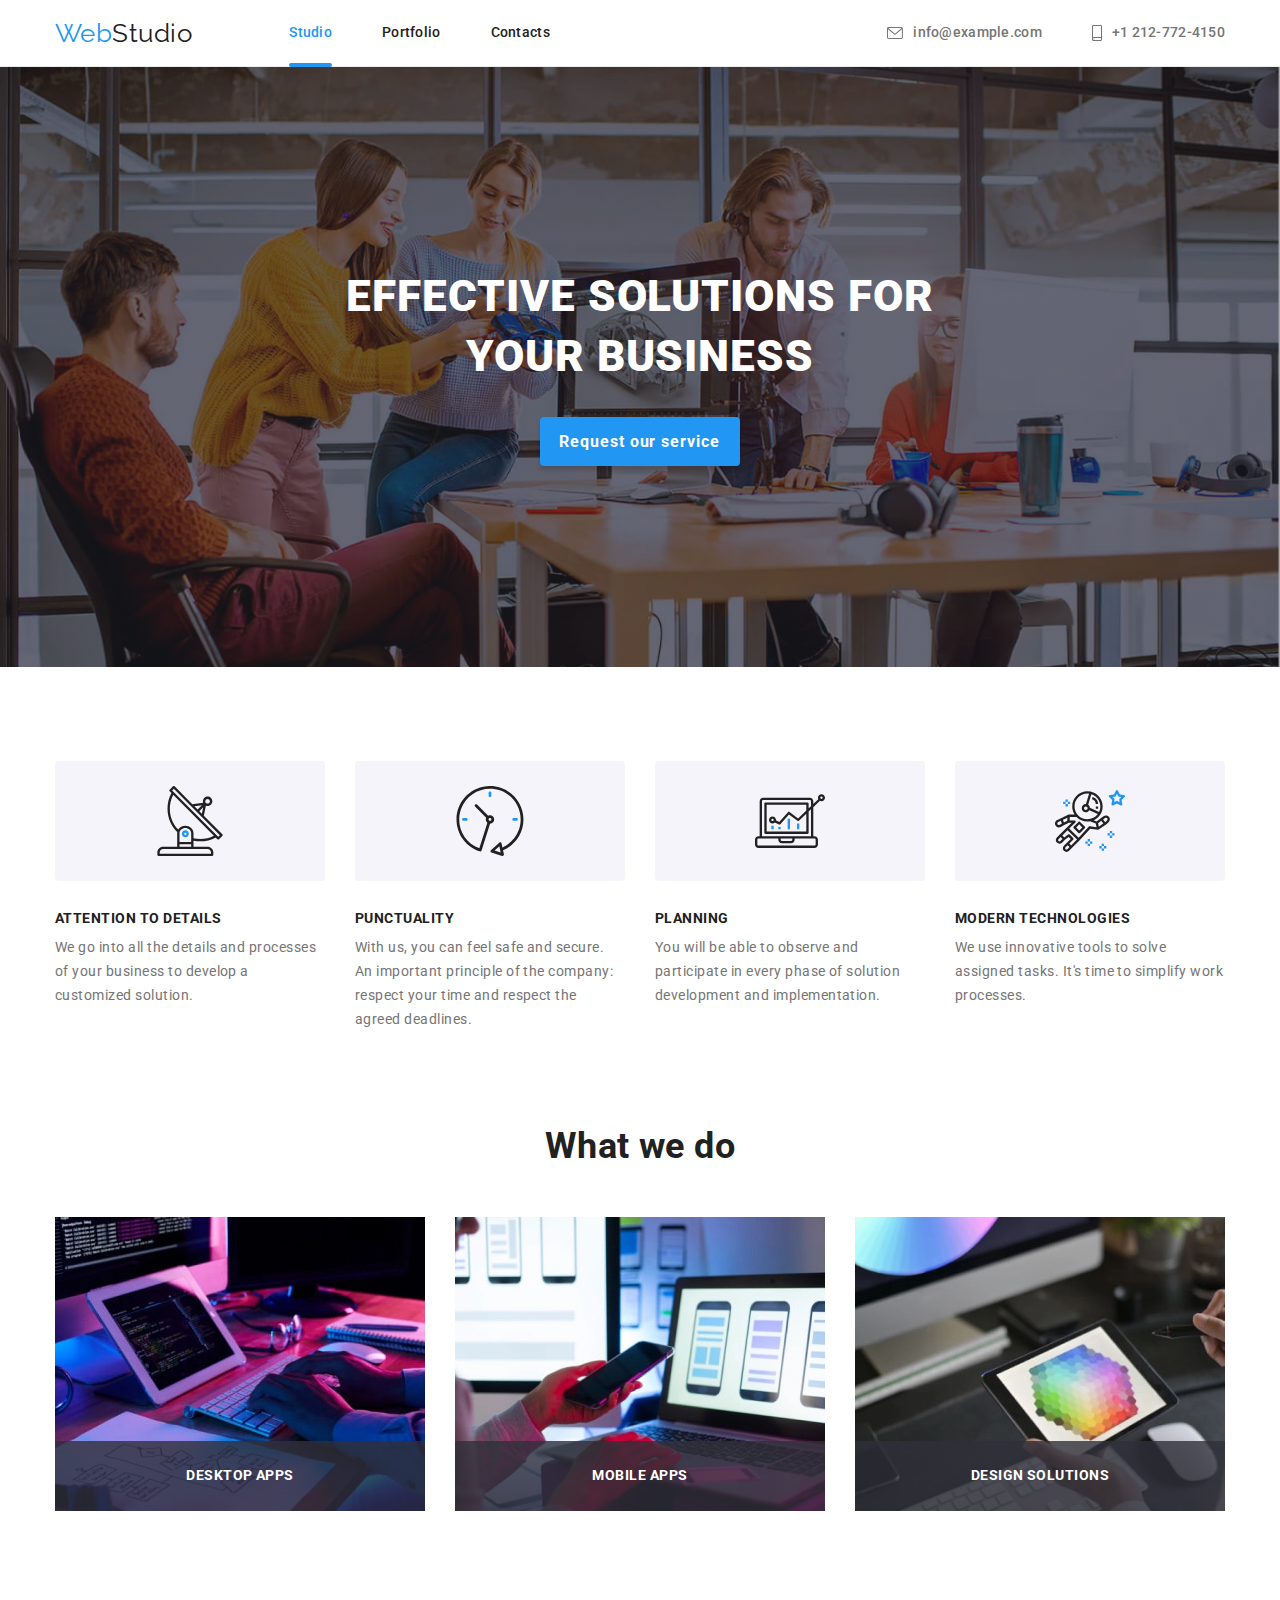
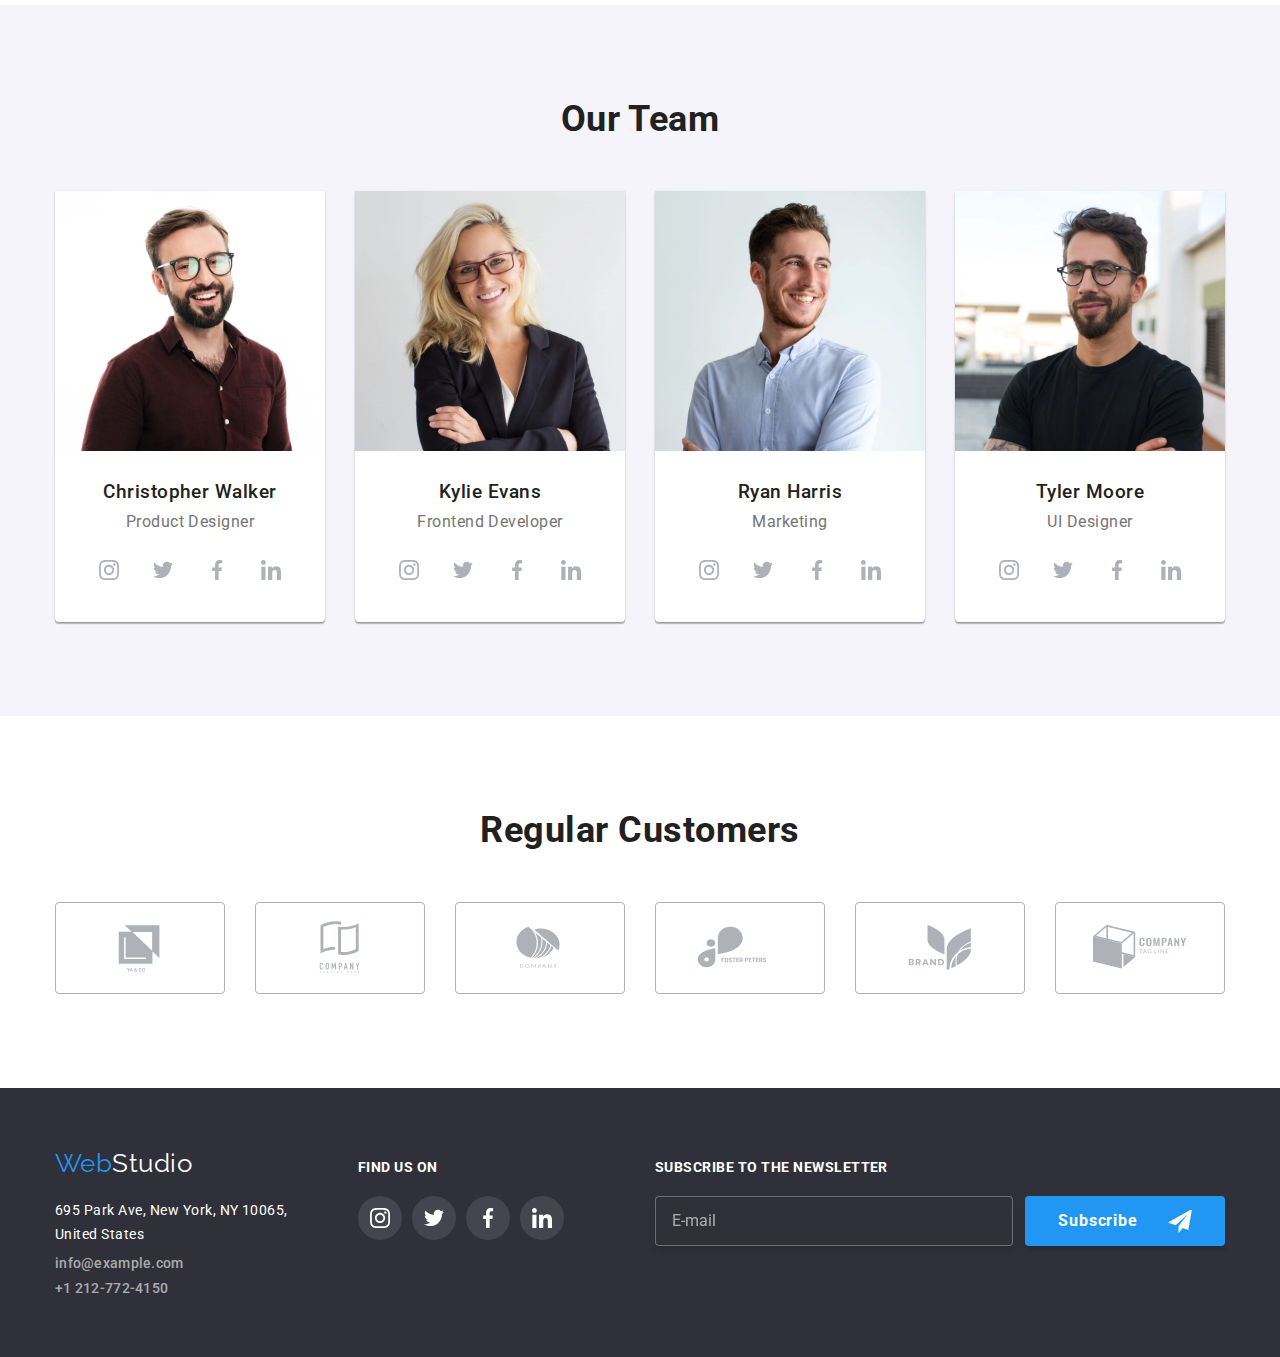
<file: index.html>
<!DOCTYPE html>
<html lang="en">
<head>
    <meta charset="UTF-8">
    <meta http-equiv="X-UA-Compatible" content="IE=edge">
    <meta name="viewport" content="width=device-width, initial-scale=1.0">
    <title>WebStudio</title>
    <link rel="preconnect" href="https://fonts.googleapis.com">
    <link rel="preconnect" href="https://fonts.gstatic.com" crossorigin>
    <link href="https://fonts.googleapis.com/css2?family=Raleway:wght@700&family=Roboto:wght@400;500;700;900&display=swap"
        rel="stylesheet">
    <link rel="stylesheet" href="https://cdnjs.cloudflare.com/ajax/libs/modern-normalize/1.1.0/modern-normalize.min.css">
    <link rel="stylesheet" href="./css/main.min.css">
</head>
<body>
<header class="page-header">
    <div class="main-content contanier">
        <nav class="navigation">
            <a href="./index.html" class="logo navigation__logo"><span class="logo--blue">Web</span>Studio</a>
            <ul class="navigation-list">
                <li class="navigation-list__item"><a href="./index.html" class="navigation-list__link navigation-list__link--current">Studio</a></li>
                <li class="navigation-list__item"><a href="./portfolio.html" class="navigation-list__link navigation-list__link--сurrent-secondary">Portfolio</a></li>
                <li class="navigation-list__item"><a href="#" class="navigation-list__link navigation-list__link--сurrent-secondary">Contacts</a></li>
            </ul>
        </nav>
        <button class="header-button js-open-menu" type="button">
            <svg class="header-button__icon" width="40" height="40">
                <use href="./images/icons.svg#icon-burger"></use>
            </svg>
        </button>
        <ul class="header-contacts">
            <li class="mail header-contacts__mail">
                <a href="mailto:info@example.com" class="contact">
                    <svg class="contact__icon" width="16" height="12">
                        <use href="./images/icons.svg#icon-envelope"></use>
                    </svg>
                    info@example.com
                </a>
            </li>
            <li class="tel">
                <a href="tel:+1212724150" class="contact">
                    <svg class="contact__icon" width="10" height="16">
                        <use href="./images/icons.svg#icon-smartphone"></use>
                    </svg>
                    +1 212-772-4150
                </a>
            </li>
        </ul>
        <div class="mobile-menu js-menu-container" >
            <div class="mobile-menu__contanier">
                <ul class="mobile-menu__list-pages">
                    <li class="mobile-menu__item"><a class="mobile-menu__page mobile-menu__page--сurrent-secondary" href="./index.html">Studio</a></li>
                    <li class="mobile-menu__item"><a class="mobile-menu__page mobile-menu__page--сurrent-secondary" href="./portfolio.html">Portfolio</a></li>
                    <li class="mobile-menu__item"><a class="mobile-menu__page mobile-menu__page--сurrent-secondary" href="#">Contacts</a></li>
                 </ul>
                <div class="mobile-menu__main-info">
                    <ul class="mobile-menu__contacts">
                        <li class="mobile-menu__item">
                            <a class="mobile-menu__tel" href="tel:+1212724150" class="contact">+1 212-772-4150</a>
                        </li>
                        <li class="mobile-menu__item">
                            <a class="mobile-menu__mail" href="mailto:info@example.com" class="contact">info@example.com</a>
                        </li>
                    </ul>
                    <ul class="mobile-menu__main-links">
                        <li class="mobile-menu__point"><a class="mobile-menu__link" href="#">Instagram</a></li>
                        <li class="mobile-menu__point"><a class="mobile-menu__link" href="#">Twitter</a></li>
                        <li class="mobile-menu__point"><a class="mobile-menu__link" href="#">Facebook</a></li>
                        <li class="mobile-menu__point"><a class="mobile-menu__link" href="#">LinkedIn</a></li>
                    </ul>
                </div>
                <button class="mobile-button js-close-menu" type="button" >
                    <svg width="40" height="40">
                        <use href="./images/icons.svg#icon-close"></use>
                    </svg>
                </button>
            </div>
        </div>
    </div>
</header>
<main>
    <section class="first-part">
        <div class="first-part__block contanier">
            <h1 class="first-part__title">Effective solutions for your business</h1>
            <button type="button" class="button" data-modal-open>Request our service</button>
        </div>
        <div class="backdrop is-hidden" data-modal>
            <div class="modal">
                <div class="form-block">
                    <p class="form-block__text">Leave your information and we'll call you back</p>
                    <form class="main-form">
                        <label class="form-point">
                            <span class="form-point__name">Name</span>
                            <input type="text" name="name" required class="form-point__field">
                            <svg class="form-point__icon" width="18" height="18">
                                <use href="./images/icons.svg#icon-person"></use>
                            </svg>
                        </label>
                        <label class="form-point">
                            <span class="form-point__name">Telephone</span> 
                            <input type="tel" name="tel" required class="form-point__field">
                            <svg class="form-point__icon" width="18" height="18">
                                <use href="./images/icons.svg#icon-phone"></use>
                            </svg>
                        </label>
                        <label class="form-point">
                            <span class="form-point__name">E-mail</span>
                            <input type="email" name="email" required class="form-point__field">
                            <svg class="form-point__icon" width="18" height="18">
                                <use href="./images/icons.svg#icon-email"></use>
                            </svg>
                        </label>
                        <label for="coments" class="form-point__name">Comments</label>
                        <textarea name="coments" id="coments" rows="5" required placeholder="Enter the text" class="form-point__field form-point__comments"></textarea>
                        <label class="policy-agree">
                            <input type="checkbox" required class="policy-agree__checkbox visually-hidden">
                            <svg class="policy-agree__icon" width="16" height="15">
                                <use href="./images/icons.svg#icon-icon-check"></use>
                            </svg>
                            <span>&nbsp; &nbsp; I agree with the newsletter and accept&nbsp;<span><a href="#" class="policy-agree__contract">the Terms and Conditions</a></span></span> 
                        </label>
                        <button type="submit" class="button main-form__button">Send</button>
                    </form>
                </div>
                <button type="button" class="modal-buttom" data-modal-close>
                    <svg width="11" height="11">
                        <use href="./images/icons.svg#icon-Vector"></use>
                    </svg>
                </button>
            </div>
        </div>
    </section>
    <section class="second-part section">
       <div class="contanier">
            <h2 class="visually-hidden">Benefits</h2>
            <ul class="benefits">
                <li class="benefits__item">
                    <div class="benefits__icon">
                        <svg width="70" height="70">
                            <use href="./images/icons.svg#icon-antenna"></use>
                        </svg>
                    </div>
                    <h3 class="benefits__subtitle">Attention to details</h3>
                    <p class="benefits__text">We go into all the details and processes of your business to develop a customized solution.</p>
                </li>
                <li class="benefits__item">
                    <div class="benefits__icon">
                        <svg width="70" height="70">
                            <use href="./images/icons.svg#icon-clock"></use>
                        </svg>
                    </div>
                    <h3 class="benefits__subtitle">Punctuality</h3>
                    <p class="benefits__text">With us, you can feel safe and secure. An important principle of the company: respect your time
                        and respect the agreed
                        deadlines.</p>
                </li>
                <li class="benefits__item">
                    <div class="benefits__icon">
                        <svg width="70" height="70">
                            <use href="./images/icons.svg#icon-diagram"></use>
                        </svg>
                    </div>
                    <h3 class="benefits__subtitle">Planning</h3>
                    <p class="benefits__text">You will be able to observe and participate in every phase of solution development and
                        implementation.</p>
                </li>
                <li class="benefits__item">
                    <div class="benefits__icon">
                        <svg width="70" height="70">
                            <use href="./images/icons.svg#icon-astronaut"></use>
                        </svg>
                    </div>
                    <h3 class="benefits__subtitle">Modern technologies</h3>
                    <p class="benefits__text">We use innovative tools to solve assigned tasks. It's time to simplify work processes.</p>
                </li>
            </ul>
       </div>
    </section>
    <section class="third-part section">
        <div class="capabilities contanier">
            <h2 class="capabilities__title title">What we do</h2>
            <ul class="capabilities__list">
                <li class="capabilities__item">
                    <picture>
                        <source
                        srcset="./images/benefits/benefit1.webp 1x, ./images/benefits/benefit1x2.webp 2x"
                        media="(min-width: 1200px)"
                        type="image/webp"
                        />
                        <source 
                        srcset="./images/benefits/benefit1.jpg 1x, ./images/benefits/benefit1x2.jpg 2x" 
                        media="(min-width: 1200px)"
                        />
                        <img src="./images/benefits/benefit1.jpg" alt="Coding on a tablet" width="370">
                    </picture>
                    <div class="capabilities__box"><p class="capabilities__text">Desktop apps</p></div>
                </li>
                <li class="capabilities__item">
                    <picture>
                        <source 
                            srcset="./images/benefits/benefit2.webp 1x, ./images/benefits/benefit2x2.webp 2x" 
                            media="(min-width: 1200px)"
                            type="image/webp" 
                        />
                        <source 
                            srcset="./images/benefits/benefit2.jpg 1x, ./images/benefits/benefit2x2.jpg 2x"
                            media="(min-width: 1200px)" 
                        />
                        <img src="./images/benefits/benefit2.jpg" alt="Development of an interface for a phone on a laptop" width="370">
                    </picture>
                    <div class="capabilities__box"><p class="capabilities__text">Mobile apps</p></div>
                </li>
                <li class="capabilities__item">
                    <picture>
                        <source 
                            srcset="./images/benefits/benefit3.webp 1x, ./images/benefits/benefit3x2.webp 2x" 
                            media="(min-width: 1200px)"
                            type="image/webp" 
                            />
                        <source 
                            srcset="./images/benefits/benefit3.jpg 1x, ./images/benefits/benefit3x2.jpg 2x" 
                            media="(min-width: 1200px)" 
                            />
                        <img src="./images/benefits/benefit3.jpg" alt="The choice of color is not a tablet" width="370">
                    </picture>
                    <div class="capabilities__box"><p class="capabilities__text">Design solutions</p></div>
                </li>
            </ul>
        </div>
    </section>
    <section class="fourth-part section">
        <div class="employees contanier">
            <h2 class="employees__title title">Our team</h2>
            <ul class="wokers-list">
                <li class="wokers-list__item">
                    <picture>
                        <source
                           srcset="./images/employees/desktop/worker1.webp 1x, ./images/employees/desktop/worker1x2_desktop.webp 2x"
                            media="(min-width: 1200px)"
                            type="image/webp"
                        />
                        <source 
                            srcset="./images/employees/desktop/worker1.jpg 1x, ./images/employees/desktop/worker1x2_desktop.jpg 2x"
                            media="(min-width: 1200px)" 
                        />
                        <source 
                            srcset="./images/employees/tablet/woker1_tablet.webp 1x, ./images/employees/tablet/woker1x2_tablet.webp 2x"
                            media="(min-width: 768px)" 
                            type="jpeg/webp" 
                        />
                        <source 
                            srcset="./images/employees/tablet/woker1_tablet.jpg 1x, ./images/employees/tablet/woker1x2_tablet.jpg 2x"
                            media="(min-width: 768px)" 
                        />
                        <source 
                            srcset="./images/employees/mobile/worker1_mobile.webp 1x, ./images/employees/mobile/worker1x2_mobile.webp 2x"
                            media="(max-width: 767px)" 
                            type="jpeg/webp" 
                        />
                        <source 
                            srcset="./images/employees/mobile/worker1_mobile.jpg 1x, ./images/employees/mobile/worker1x2_mobile.jpg 2x"
                            media="(max-width: 767px)" 
                        />
                        <img src="./images/employees/desktop/worker1.jpg" alt="Worker Christopher Walker">
                    </picture>
                    <div class="wokers-list__box">
                        <h3 class="wokers-list__name">Christopher Walker</h3>
                        <p class="wokers-list__job-title">Product Designer</p>
                        <ul class="wokers-list__link-list">
                            <li>
                                <a href="#" class="wokers-list__link">
                                    <svg width="20" height="20">
                                        <use href="./images/icons.svg#icon-instagram"></use>
                                    </svg>
                                </a>
                            </li>
                            <li>
                                <a href="#" class="wokers-list__link">
                                    <svg width="20" height="20">
                                        <use href="./images/icons.svg#icon-twitter"></use>
                                    </svg>
                                </a>
                            </li>
                            <li>
                                <a href="#" class="wokers-list__link">
                                    <svg width="20" height="20">
                                        <use href="./images/icons.svg#icon-facebook"></use>
                                    </svg>
                                </a>
                            </li>
                            <li>
                                <a href="#" class="wokers-list__link">
                                    <svg width="20" height="20">
                                        <use href="./images/icons.svg#icon-linkedin"></use>
                                    </svg>
                                </a>
                            </li>
                        </ul>
                    </div>
                </li>
                <li class="wokers-list__item">
                    <picture>
                        <source 
                            srcset="./images/employees/desktop/worker2.webp 1x, ./images/employees/desktop/worker2x2_desktop.webp 2x"
                            media="(min-width: 1200px)" 
                            type="image/webp" 
                        />
                        <source 
                            srcset="./images/employees/desktop/worker2.jpg 1x, ./images/employees/desktop/worker2x2_desktop.jpg 2x"
                            media="(min-width: 1200px)" 
                        />
                        <source 
                            srcset="./images/employees/tablet/woker2_tablet.webp 1x, ./images/employees/tablet/woker2x2_tablet.webp 2x"
                            media="(min-width: 768px)" 
                            type="jpeg/webp" 
                        />
                        <source 
                            srcset="./images/employees/tablet/woker2_tablet.jpg 1x, ./images/employees/tablet/woker2x2_tablet.jpg 2x"
                            media="(min-width: 768px)" 
                        />
                        <source 
                            srcset="./images/employees/mobile/worker2_mobile.webp 1x, ./images/employees/mobile/worker2x2_mobile.webp 2x"
                            media="(max-width: 767px)" 
                            type="jpeg/webp" 
                        />
                        <source 
                            srcset="./images/employees/mobile/worker2_mobile.jpg 1x, ./images/employees/mobile/worker2x2_mobile.jpg 2x"
                            media="(max-width: 767px)" 
                        />
                        <img src="./images/worker2.jpg" alt="Worker Kylie Evans">
                    </picture>
                    <div class="wokers-list__box">
                        <h3 class="wokers-list__name">Kylie Evans</h3>
                        <p class="wokers-list__job-title">Frontend Developer</p>
                        <ul class="wokers-list__link-list">
                            <li>
                                <a href="#" class="wokers-list__link">
                                    <svg width="20" height="20">
                                        <use href="./images/icons.svg#icon-instagram"></use>
                                    </svg>
                                </a>
                            </li>
                            <li>
                                <a href="#" class="wokers-list__link">
                                    <svg width="20" height="20">
                                        <use href="./images/icons.svg#icon-twitter"></use>
                                    </svg>
                                </a>
                            </li>
                            <li>
                                <a href="#" class="wokers-list__link">
                                    <svg width="20" height="20">
                                        <use href="./images/icons.svg#icon-facebook"></use>
                                    </svg>
                                </a>
                            </li>
                            <li>
                                <a href="#" class="wokers-list__link">
                                    <svg width="20" height="20">
                                        <use href="./images/icons.svg#icon-linkedin"></use>
                                    </svg>
                                </a>
                            </li>
                        </ul>
                    </div>
                </li>
                <li class="wokers-list__item">
                    <picture>
                        <source 
                            srcset="./images/employees/desktop/worker3.webp 1x, ./images/employees/desktop/worker3x2_desktop.webp 2x"
                            media="(min-width: 1200px)" 
                            type="image/webp" 
                        />
                        <source 
                            srcset="./images/employees/desktop/worker3.jpg 1x, ./images/employees/desktop/worker3x2_desktop.jpg 2x"
                            media="(min-width: 1200px)" 
                        />
                        <source 
                            srcset="./images/employees/tablet/woker3_tablet.webp 1x, ./images/employees/tablet/woker3x2_tablet.webp 2x"
                            media="(min-width: 768px)" 
                            type="jpeg/webp" 
                        />
                        <source 
                            srcset="./images/employees/tablet/woker3_tablet.jpg 1x, ./images/employees/tablet/woker3x2_tablet.jpg 2x"
                            media="(min-width: 768px)" 
                        />
                        <source
                            srcset="./images/employees/mobile/worker3_mobile.webp 1x, ./images/employees/mobile/worker3x2_mobile.webp 2x"
                            media="(max-width: 767px)" 
                            type="jpeg/webp" 
                        />
                        <source 
                            srcset="./images/employees/mobile/worker3_mobile.jpg 1x, ./images/employees/mobile/worker3x2_mobile.jpg 2x"
                            media="(max-width: 767px)" 
                        />
                        <img src="./images/employees/mobile/worker3_mobile.jpg" alt="Worker Ryan Harris">
                    </picture>
                    <div class="wokers-list__box">
                        <h3 class="wokers-list__name">Ryan Harris</h3>
                        <p class="wokers-list__job-title">Marketing</p>
                        <ul class="wokers-list__link-list">
                            <li>
                                <a href="#" class="wokers-list__link">
                                    <svg width="20" height="20">
                                        <use href="./images/icons.svg#icon-instagram"></use>
                                    </svg>
                                </a>
                            </li>
                            <li>
                                <a href="#" class="wokers-list__link">
                                    <svg width="20" height="20">
                                        <use href="./images/icons.svg#icon-twitter"></use>
                                    </svg>
                                </a>
                            </li>
                            <li>
                                <a href="#" class="wokers-list__link">
                                    <svg width="20" height="20">
                                        <use href="./images/icons.svg#icon-facebook"></use>
                                    </svg>
                                </a>
                            </li>
                            <li>
                                <a href="#" class="wokers-list__link">
                                    <svg width="20" height="20">
                                        <use href="./images/icons.svg#icon-linkedin"></use>
                                    </svg>
                                </a>
                            </li>
                        </ul>
                    </div>
                </li>
                <li class="wokers-list__item">
                    <picture>
                        <source 
                            srcset="./images/employees/desktop/worker4.webp 1x, ./images/employees/desktop/worker4x2_desktop.webp 2x"
                            media="(min-width: 1200px)" 
                            type="image/webp" 
                        />
                        <source 
                            srcset="./images/employees/desktop/worker4.jpg 1x, ./images/employees/desktop/worker4x2_desktop.jpg 2x"
                            media="(min-width: 1200px)" 
                        />
                        <source 
                            srcset="./images/employees/tablet/woker4_tablet.webp 1x, ./images/employees/tablet/woker4x2_tablet.webp 2x"
                            media="(min-width: 768px)" 
                            type="jpeg/webp" 
                        />
                        <source 
                            srcset="./images/employees/tablet/woker4_tablet.jpg 1x, ./images/employees/tablet/woker4x2_tablet.jpg 2x"
                            media="(min-width: 768px)" 
                        />
                        <source
                            srcset="./images/employees/mobile/worker4_mobile.webp 1x, ./images/employees/mobile/worker4x2_mobile.webp 2x"
                            media="(max-width: 767px)" 
                            type="jpeg/webp" 
                        />
                        <source 
                            srcset="./images/employees/mobile/worker4_mobile.jpg 1x, ./images/employees/mobile/worker4x2_mobile.jpg 2x"
                            media="(max-width: 767px)" 
                        />
                        <img src="./images/employees/mobile/worker4_mobile.jpg" alt="Worker Tyler Moore">
                    </picture>
                   <div class="wokers-list__box">
                        <h3 class="wokers-list__name">Tyler Moore</h3>
                        <p class="wokers-list__job-title">UI Designer</p>
                        <ul class="wokers-list__link-list">
                            <li>
                                <a href="#" class="wokers-list__link">
                                    <svg width="20" height="20">
                                        <use href="./images/icons.svg#icon-instagram"></use>
                                    </svg>
                                </a>
                            </li>
                            <li>
                                <a href="#" class="wokers-list__link">
                                    <svg width="20" height="20">
                                        <use href="./images/icons.svg#icon-twitter"></use>
                                    </svg>
                                </a>
                            </li>
                            <li>
                                <a href="#" class="wokers-list__link">
                                    <svg width="20" height="20">
                                        <use href="./images/icons.svg#icon-facebook"></use>
                                    </svg>
                                </a>
                            </li>
                            <li>
                                <a href="#" class="wokers-list__link">
                                    <svg width="20" height="20">
                                        <use href="./images/icons.svg#icon-linkedin"></use>
                                    </svg>
                                </a>
                            </li>
                        </ul>
                   </div>
                </li>
            </ul>
        </div>
    </section>
    <section class="fifth-part section">
       <div class="customers contanier">
            <h2 class="customers__title title">Regular customers</h2>
            <ul class="customers-list">
                <li class="customers-list__point">
                    <a href="#" class="customers-list__link">
                        <svg width="106" height="60">
                            <use href="./images/icons.svg#icon-Logo1"></use>
                        </svg>
                    </a>
                </li>
                <li class="customers-list__point">
                    <a href="#" class="customers-list__link">
                        <svg width="106" height="60">
                            <use href="./images/icons.svg#icon-Logo2"></use>
                        </svg>
                    </a>
                </li>
                <li class="customers-list__point">
                    <a href="#" class="customers-list__link">
                        <svg width="106" height="60">
                            <use href="./images/icons.svg#icon-Logo3"></use>
                        </svg>
                    </a>
                </li>
                <li class="customers-list__point">
                    <a href="#" class="customers-list__link">
                        <svg width="106" height="60">
                            <use href="./images/icons.svg#icon-Logo4"></use>
                        </svg>
                    </a>
                </li>
                <li class="customers-list__point">
                    <a href="#" class="customers-list__link">
                        <svg width="106" height="60">
                            <use href="./images/icons.svg#icon-Logo5"></use>
                        </svg>
                    </a>
                </li>
                <li class="customers-list__point">
                    <a href="#" class="customers-list__link">
                        <svg width="106" height="60">
                            <use href="./images/icons.svg#icon-Logo6"></use>
                        </svg>
                    </a>
                </li>
            </ul>
        </div>
    </section>
</main>
<footer>
    <div class="contanier footer-page">
        <div class="contact-info">
            <a href="./index.html" class="logo contact-info__logo"><span class="logo--blue">Web</span>Studio</a>
            <address class="address">
                <ul class="address__list">
                    <li class="address__item"><a href="https://goo.gl/maps/jAzVGS8xta9FAQZa8" target="_blank"
                            rel="noopener noreferrer nofollow" class="address__text">695 Park Ave, New
                            York, NY 10065, United States</a></li>
                    <li class="address__item"><a href="mailto:info@example.com" class="contact address__contact">info@example.com</a></li>
                    <li class="address__item"><a href="tel:+1212724150" class="contact address__contact">+1 212-772-4150</a></li>
                </ul>
            </address>
        </div>
        <div class="main-icons">
            <p class="main-icons__text">Find us on</p>
            <ul class="main-icons__list">
                <li>
                    <a href="#" class="main-icons__link">
                        <svg width="20" height="20">
                            <use href="./images/icons.svg#icon-instagram"></use>
                        </svg>
                    </a>
                </li>
                <li>
                    <a href="#" class="main-icons__link">
                        <svg width="20" height="20">
                            <use href="./images/icons.svg#icon-twitter"></use>
                        </svg>
                    </a>
                </li>
                <li>
                    <a href="#" class="main-icons__link">
                        <svg width="20" height="20">
                            <use href="./images/icons.svg#icon-facebook"></use>
                        </svg>
                    </a>
                </li>
                <li>
                    <a href="#" class="main-icons__link">
                        <svg width="20" height="20">
                            <use href="./images/icons.svg#icon-linkedin"></use>
                        </svg>
                    </a>
                </li>
            </ul>
        </div>
        <div class="footer-form">
            <p class="footer-form__text">Subscribe to the newsletter</p>
                <form class="shape">
                    <label class="shape__point">
                        <input type="email" name="email" placeholder="E-mail" required class="shape__email">
                    </label>
                    <button class="button shape__button" type="submit">
                        <span class="shape__button__text">Subscribe</span> 
                        <svg width="24" height="24">
                            <use href="./images/icons.svg#icon-icon-send"></use>
                        </svg>
                    </button>
                </form>
         </div>
    </div>
</footer>
<script src="./js/mobile-menu.js"></script>
<script src="./js/modal.js"></script>
</body>
</html>
</file>
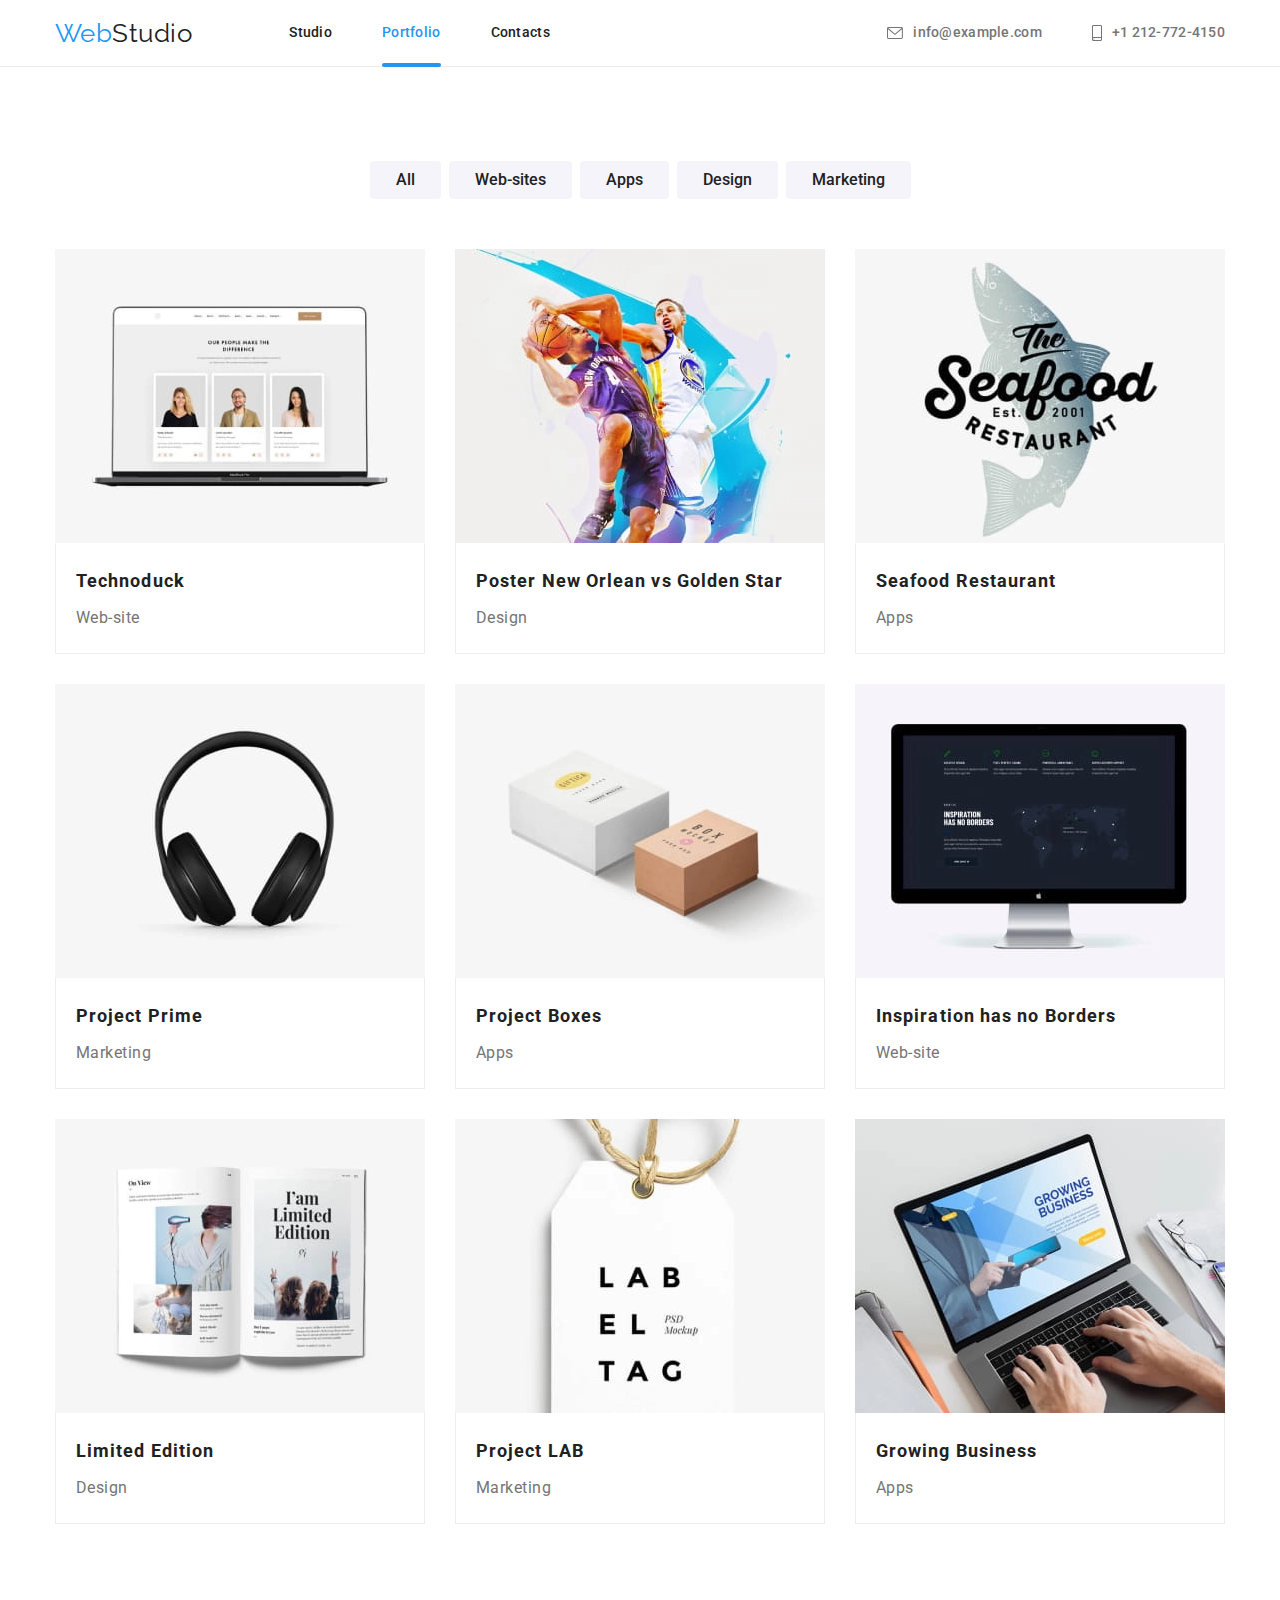
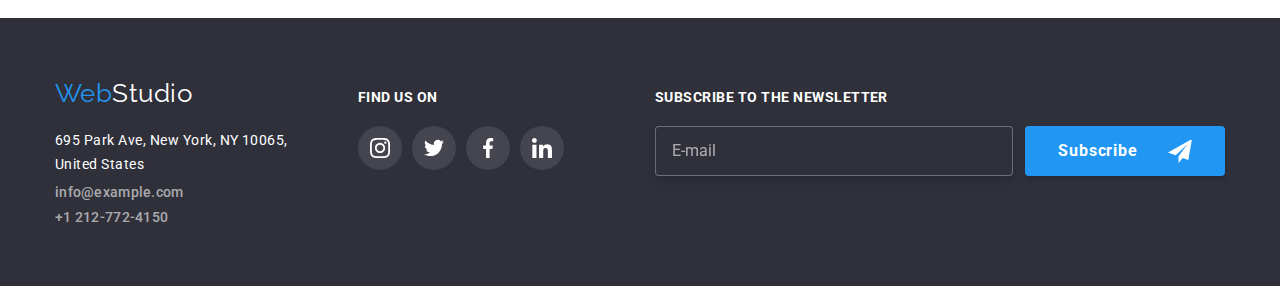
<file: portfolio.html>
<!DOCTYPE html>
<html lang="en">
<head>
    <meta charset="UTF-8">
    <meta http-equiv="X-UA-Compatible" content="IE=edge">
    <meta name="viewport" content="width=device-width, initial-scale=1.0">
    <title>Portfolio</title>
    <link rel="preconnect" href="https://fonts.googleapis.com">
    <link rel="preconnect" href="https://fonts.gstatic.com" crossorigin>
    <link href="https://fonts.googleapis.com/css2?family=Raleway:wght@700&family=Roboto:wght@400;500;700;900&display=swap"
        rel="stylesheet">
    <link rel="stylesheet" href="https://cdnjs.cloudflare.com/ajax/libs/modern-normalize/1.1.0/modern-normalize.min.css">
    <link rel="stylesheet" href="./css/main.min.css">
</head>
<body>
<header class="page-header">
    <div class="main-content contanier">
        <nav class="navigation">
            <a href="./index.html" class="logo navigation__logo"><span class="logo--blue">Web</span>Studio</a>
            <ul class="navigation-list">
                <li class="navigation-list__item"><a href="./index.html"
                        class="navigation-list__link navigation-list__link--сurrent-secondary">Studio</a></li>
                <li class="navigation-list__item"><a href="./portfolio.html"
                        class="navigation-list__link navigation-list__link--current">Portfolio</a></li>
                <li class="navigation-list__item"><a href="#"
                        class="navigation-list__link navigation-list__link--сurrent-secondary">Contacts</a></li>
            </ul>
        </nav>
        <button class="header-button js-open-menu" type="button">
            <svg class="header-button__icon" width="40" height="40">
                <use href="./images/icons.svg#icon-burger"></use>
            </svg>
        </button>
        <ul class="header-contacts">
            <li class="mail header-contacts__mail">
                <a href="mailto:info@example.com" class="contact">
                    <svg class="contact__icon" width="16" height="12">
                        <use href="./images/icons.svg#icon-envelope"></use>
                    </svg>
                    info@example.com
                </a>
            </li>
            <li class="tel">
                <a href="tel:+1212724150" class="contact">
                    <svg class="contact__icon" width="10" height="16">
                        <use href="./images/icons.svg#icon-smartphone"></use>
                    </svg>
                    +1 212-772-4150
                </a>
            </li>
        </ul>
        <div class="mobile-menu js-menu-container">
            <div class="mobile-menu__contanier">
                <ul class="mobile-menu__list-pages">
                    <li class="mobile-menu__item"><a class="mobile-menu__page mobile-menu__page--сurrent-secondary"
                            href="./index.html">Studio</a></li>
                    <li class="mobile-menu__item"><a class="mobile-menu__page mobile-menu__page--сurrent-secondary"
                            href="./portfolio.html">Portfolio</a></li>
                    <li class="mobile-menu__item"><a class="mobile-menu__page mobile-menu__page--сurrent-secondary"
                            href="#">Contacts</a></li>
                </ul>
                <div class="mobile-menu__main-info">
                    <ul class="mobile-menu__contacts">
                        <li class="mobile-menu__item">
                            <a class="mobile-menu__tel" href="tel:+1212724150" class="contact">+1 212-772-4150</a>
                        </li>
                        <li class="mobile-menu__item">
                            <a class="mobile-menu__mail" href="mailto:info@example.com"
                                class="contact">info@example.com</a>
                        </li>
                    </ul>
                    <ul class="mobile-menu__main-links">
                        <li class="mobile-menu__point"><a class="mobile-menu__link" href="#">Instagram</a></li>
                        <li class="mobile-menu__point"><a class="mobile-menu__link" href="#">Twitter</a></li>
                        <li class="mobile-menu__point"><a class="mobile-menu__link" href="#">Facebook</a></li>
                        <li class="mobile-menu__point"><a class="mobile-menu__link" href="#">LinkedIn</a></li>
                    </ul>
                </div>
                <button class="mobile-button js-close-menu" type="button">
                    <svg width="40" height="40">
                        <use href="./images/icons.svg#icon-close"></use>
                    </svg>
                </button>
            </div>
        </div>
    </div>
</header>
    <main>
        <section class="section">
            <div class="portfolio contanier">
                <h1 class="visually-hidden">Portfolio</h1>
                    <ul class="portfolio-buttons">
                        <li class="portfolio-buttons__item"><button type="button" class="portfolio-buttons__button">All</button></li>
                        <li class="portfolio-buttons__item"><button type="button" class="portfolio-buttons__button">Web-sites</button></li>
                        <li class="portfolio-buttons__item"><button type="button" class="portfolio-buttons__button">Apps</button></li>
                        <li class="portfolio-buttons__item"><button type="button" class="portfolio-buttons__button">Design</button></li>
                        <li class="portfolio-buttons__item"><button type="button" class="portfolio-buttons__button">Marketing</button></li>
                    </ul>
                <ul class="portfolio-list">
                    <li class="portfolio-element">
                        <a href="#" class="portfolio-link">
                            <div class="portfolio-link__box">
                                <picture>
                                    <source 
                                        srcset="./images/portfolio/desktop/portfolio1_desktop.webp 1x, ./images/portfolio/desktop/portfolio1x2_desktop.webp 2x"
                                        media="(min-width: 1200px)" 
                                        type="image/webp" 
                                    />
                                    <source 
                                        srcset="./images/portfolio/desktop/portfolio1_desktop.jpg 1x, ./images/portfolio/desktop/portfolio1x2_desktop.jpg 2x"
                                        media="(min-width: 1200px)" 
                                    />
                                    <source 
                                        srcset="./images/portfolio/tablet/portfolio1_tablet.webp 1x, ./images/portfolio/tablet/portfolio1x2_tablet.webp 2x"
                                        media="(min-width: 768px)" 
                                        type="jpeg/webp" 
                                    />
                                    <source 
                                        srcset="./images/portfolio/tablet/portfolio1_tablet.jpg 1x, ./images/portfolio/tablet/portfolio1x2_tablet.jpg 2x"
                                        media="(min-width: 768px)" 
                                    />
                                    <source 
                                        srcset="./images/portfolio/mobile/portfolio1_mobile.webp 1x, ./images/portfolio/mobile/portfolio1x2_mobile.webp 2x"
                                        media="(max-width: 767px)" 
                                        type="jpeg/webp" 
                                    />
                                    <source 
                                        srcset="./images/portfolio/mobile/portfolio1_mobile.jpg 1x, ./images/portfolio/mobile/portfolio1x2_mobile.jpg 2x"
                                        media="(max-width: 767px)" 
                                    />
                                    <img src="./images/portfolio/mobile/portfolio1_mobile" alt="Laptop">
                                </picture>
                                <div class="overlay">
                                    <p class="overlay__text">Technoduck is a state-of-the-art coronavirus distribution platform. Companies use this platform for digital
                                    espionage
                                    and attacks on competitors' secure servers.</p>
                                </div>
                            </div>
                            <div class="portfolio-link__border">
                                <h2 class="portfolio-link__title">Technoduck</h2>
                                <p class="portfolio-link__text">Web-site</p>
                            </div>
                        </a>
                    </li>
                    <li class="portfolio-element">
                        <a href="#" class="portfolio-link">
                            <div class="portfolio-link__box">
                                <picture>
                                    <source
                                        srcset="./images/portfolio/desktop/portfolio2_desktop.webp 1x, ./images/portfolio/desktop/portfolio2x2_desktop.webp 2x"
                                        media="(min-width: 1200px)" type="image/webp" />
                                    <source
                                        srcset="./images/portfolio/desktop/portfolio2_desktop.jpg 1x, ./images/portfolio/desktop/portfolio2x2_desktop.jpg 2x"
                                        media="(min-width: 1200px)" />
                                    <source
                                        srcset="./images/portfolio/tablet/portfolio2_tablet.webp 1x, ./images/portfolio/tablet/portfolio2x2_tablet.webp 2x"
                                        media="(min-width: 768px)" type="jpeg/webp" />
                                    <source
                                        srcset="./images/portfolio/tablet/portfolio2_tablet.jpg 1x, ./images/portfolio/tablet/portfolio2x2_tablet.jpg 2x"
                                        media="(min-width: 768px)" />
                                    <source
                                        srcset="./images/portfolio/mobile/portfolio2_mobile.webp 1x, ./images/portfolio/mobile/portfolio2x2_mobile.webp 2x"
                                        media="(max-width: 767px)" type="jpeg/webp" />
                                    <source
                                        srcset="./images/portfolio/mobile/portfolio2_mobile.jpg 1x, ./images/portfolio/mobile/portfolio2x2_mobile.jpg 2x"
                                        media="(max-width: 767px)" />
                                    <img src="./images/portfolio/mobile/portfolio2_mobile.jpg" alt="Athletes play basketball">
                                </picture>
                                <div class="overlay">
                                    <p class="overlay__text">Technoduck is a state-of-the-art coronavirus distribution platform. Companies use this platform for
                                        digital
                                        espionage
                                        and attacks on competitors' secure servers.</p>
                                </div>
                            </div>
                            <div class="portfolio-link__border">
                                <h2 class="portfolio-link__title">Poster New Orlean vs Golden Star</h2>
                                <p class="portfolio-link__text">Design</p>
                            </div>
                        </a>
                    </li>
                    <li class="portfolio-element">
                        <a href="#" class="portfolio-link">
                            <div class="portfolio-link__box">
                                <picture>
                                    <source
                                        srcset="./images/portfolio/desktop/portfolio3_desktop.webp 1x, ./images/portfolio/desktop/portfolio3x2_desktop.webp 2x"
                                        media="(min-width: 1200px)" type="image/webp" />
                                    <source
                                        srcset="./images/portfolio/desktop/portfolio3_desktop.jpg 1x, ./images/portfolio/desktop/portfolio3x2_desktop.jpg 2x"
                                        media="(min-width: 1200px)" />
                                    <source
                                        srcset="./images/portfolio/tablet/portfolio3_tablet.webp 1x, ./images/portfolio/tablet/portfolio3x2_tablet.webp 2x"
                                        media="(min-width: 768px)" type="jpeg/webp" />
                                    <source
                                        srcset="./images/portfolio/tablet/portfolio3_tablet.jpg 1x, ./images/portfolio/tablet/portfolio3x2_tablet.jpg 2x"
                                        media="(min-width: 768px)" />
                                    <source
                                        srcset="./images/portfolio/mobile/portfolio3_mobile.webp 1x, ./images/portfolio/mobile/portfolio3x2_mobile.webp 2x"
                                        media="(max-width: 767px)" type="jpeg/webp" />
                                    <source
                                        srcset="./images/portfolio/mobile/portfolio3_mobile.jpg 1x, ./images/portfolio/mobile/portfolio3x2_mobile.jpg 2x"
                                        media="(max-width: 767px)" />
                                    <img src="./images/portfolio/mobile/portfolio3_mobile.jpg" alt="Restaurant logo">
                                </picture>
                                <div class="overlay">
                                    <p class="overlay__text">Technoduck is a state-of-the-art coronavirus distribution platform. Companies use this platform for
                                        digital
                                        espionage
                                        and attacks on competitors' secure servers.</p>
                                </div>
                            </div>
                            <div class="portfolio-link__border">
                                <h2 class="portfolio-link__title">Seafood Restaurant</h2>
                                <p class="portfolio-link__text">Apps</p>
                            </div>
                        </a>
                    </li>
                    <li class="portfolio-element">
                        <a href="#" class="portfolio-link">
                            <div class="portfolio-link__box">
                                <picture>
                                    <source
                                        srcset="./images/portfolio/desktop/portfolio4_desktop.webp 1x, ./images/portfolio/desktop/portfolio4x2_desktop.webp 2x"
                                        media="(min-width: 1200px)" type="image/webp" />
                                    <source
                                        srcset="./images/portfolio/desktop/portfolio4_desktop.jpg 1x, ./images/portfolio/desktop/portfolio4x2_desktop.jpg 2x"
                                        media="(min-width: 1200px)" />
                                    <source
                                        srcset="./images/portfolio/tablet/portfolio4_tablet.webp 1x, ./images/portfolio/tablet/portfolio4x2_tablet.webp 2x"
                                        media="(min-width: 768px)" type="jpeg/webp" />
                                    <source
                                        srcset="./images/portfolio/tablet/portfolio4_tablet.jpg 1x, ./images/portfolio/tablet/portfolio4x2_tablet.jpg 2x"
                                        media="(min-width: 768px)" />
                                    <source
                                        srcset="./images/portfolio/mobile/portfolio4_mobile.webp 1x, ./images/portfolio/mobile/portfolio4x2_mobile.webp 2x"
                                        media="(max-width: 767px)" type="jpeg/webp" />
                                    <source
                                        srcset="./images/portfolio/mobile/portfolio4_mobile.jpg 1x, ./images/portfolio/mobile/portfolio4x2_mobile.jpg 2x"
                                        media="(max-width: 767px)" />
                                    <img src="./images/portfolio/mobile/portfolio4_mobile.jpg" alt="Headphone">
                                </picture>
                                <div class="overlay">
                                    <p class="overlay__text">Technoduck is a state-of-the-art coronavirus distribution platform. Companies use this platform for
                                        digital
                                        espionage
                                        and attacks on competitors' secure servers.</p>
                                </div>
                            </div>
                            <div class="portfolio-link__border">
                                <h2 class="portfolio-link__title">Project Prime</h2>
                                <p class="portfolio-link__text">Marketing</p>
                            </div>
                        </a>
                    </li>
                    <li class="portfolio-element">
                        <a href="#" class="portfolio-link">
                            <div class="portfolio-link__box">
                                <picture>
                                    <source
                                        srcset="./images/portfolio/desktop/portfolio5_desktop.webp 1x, ./images/portfolio/desktop/portfolio5x2_desktop.webp 2x"
                                        media="(min-width: 1200px)" type="image/webp" />
                                    <source
                                        srcset="./images/portfolio/desktop/portfolio5_desktop.jpg 1x, ./images/portfolio/desktop/portfolio5x2_desktop.jpg 2x"
                                        media="(min-width: 1200px)" />
                                    <source
                                        srcset="./images/portfolio/tablet/portfolio5_tablet.webp 1x, ./images/portfolio/tablet/portfolio5x2_tablet.webp 2x"
                                        media="(min-width: 768px)" type="jpeg/webp" />
                                    <source
                                        srcset="./images/portfolio/tablet/portfolio5_tablet.jpg 1x, ./images/portfolio/tablet/portfolio5x2_tablet.jpg 2x"
                                        media="(min-width: 768px)" />
                                    <source
                                        srcset="./images/portfolio/mobile/portfolio5_mobile.webp 1x, ./images/portfolio/mobile/portfolio5x2_mobile.webp 2x"
                                        media="(max-width: 767px)" type="jpeg/webp" />
                                    <source
                                        srcset="./images/portfolio/mobile/portfolio5_mobile.jpg 1x, ./images/portfolio/mobile/portfolio5x2_mobile.jpg 2x"
                                        media="(max-width: 767px)" />
                                    <img src="./images/portfolio/mobile/portfolio5_mobile.jpg" alt="Two branded boxes">
                                </picture>
                                <div class="overlay">
                                    <p class="overlay__text">Technoduck is a state-of-the-art coronavirus distribution platform. Companies use this platform for
                                        digital
                                        espionage
                                        and attacks on competitors' secure servers.</p>
                                </div>
                            </div>
                            <div class="portfolio-link__border">
                                <h2 class="portfolio-link__title">Project Boxes</h2>
                                <p class="portfolio-link__text">Apps</p>
                            </div>
                        </a>
                    </li>
                    <li class="portfolio-element">
                        <a href="#" class="portfolio-link">
                            <div class="portfolio-link__box">
                                <picture>
                                    <source
                                        srcset="./images/portfolio/desktop/portfolio6_desktop.webp 1x, ./images/portfolio/desktop/portfolio6x2_desktop.webp 2x"
                                        media="(min-width: 1200px)" type="image/webp" />
                                    <source
                                        srcset="./images/portfolio/desktop/portfolio6_desktop.jpg 1x, ./images/portfolio/desktop/portfolio6x2_desktop.jpg 2x"
                                        media="(min-width: 1200px)" />
                                    <source
                                        srcset="./images/portfolio/tablet/portfolio6_tablet.webp 1x, ./images/portfolio/tablet/portfolio6x2_tablet.webp 2x"
                                        media="(min-width: 768px)" type="jpeg/webp" />
                                    <source
                                        srcset="./images/portfolio/tablet/portfolio6_tablet.jpg 1x, ./images/portfolio/tablet/portfolio6x2_tablet.jpg 2x"
                                        media="(min-width: 768px)" />
                                    <source
                                        srcset="./images/portfolio/mobile/portfolio6_mobile.webp 1x, ./images/portfolio/mobile/portfolio6x2_mobile.webp 2x"
                                        media="(max-width: 767px)" type="jpeg/webp" />
                                    <source
                                        srcset="./images/portfolio/mobile/portfolio6_mobile.jpg 1x, ./images/portfolio/mobile/portfolio6x2_mobile.jpg 2x"
                                        media="(max-width: 767px)" />
                                    <img src="./images/portfolio/mobile/portfolio6_mobile.jpg" alt="Computer monitor">
                                </picture>
                                <div class="overlay">
                                    <p class="overlay__text">Technoduck is a state-of-the-art coronavirus distribution platform. Companies use this platform for
                                        digital
                                        espionage
                                        and attacks on competitors' secure servers.</p>
                                </div>
                            </div>
                            <div class="portfolio-link__border">
                                <h2 class="portfolio-link__title">Inspiration has no Borders</h2>
                                <p class="portfolio-link__text">Web-site</p>
                            </div>
                        </a>
                    </li>
                    <li class="portfolio-element">
                        <a href="#" class="portfolio-link">
                            <div class="portfolio-link__box">
                                <picture>
                                    <source
                                        srcset="./images/portfolio/desktop/portfolio7_desktop.webp 1x, ./images/portfolio/desktop/portfolio7x2_desktop.webp 2x"
                                        media="(min-width: 1200px)" type="image/webp" />
                                    <source
                                        srcset="./images/portfolio/desktop/portfolio7_desktop.jpg 1x, ./images/portfolio/desktop/portfolio7x2_desktop.jpg 2x"
                                        media="(min-width: 1200px)" />
                                    <source
                                        srcset="./images/portfolio/tablet/portfolio7_tablet.webp 1x, ./images/portfolio/tablet/portfolio7x2_tablet.webp 2x"
                                        media="(min-width: 768px)" type="jpeg/webp" />
                                    <source
                                        srcset="./images/portfolio/tablet/portfolio7_tablet.jpg 1x, ./images/portfolio/tablet/portfolio7x2_tablet.jpg 2x"
                                        media="(min-width: 768px)" />
                                    <source
                                        srcset="./images/portfolio/mobile/portfolio7_mobile.webp 1x, ./images/portfolio/mobile/portfolio7x2_mobile.webp 2x"
                                        media="(max-width: 767px)" type="jpeg/webp" />
                                    <source
                                        srcset="./images/portfolio/mobile/portfolio7_mobile.jpg 1x, ./images/portfolio/mobile/portfolio7x2_mobile.jpg 2x"
                                        media="(max-width: 767px)" />
                                        <img src="./images/portfolio/mobile/portfolio7_mobile.jpg" alt="Open journal">
                                </picture>
                                <div class="overlay">
                                    <p class="overlay__text">Technoduck is a state-of-the-art coronavirus distribution platform. Companies use this platform for
                                        digital
                                        espionage
                                        and attacks on competitors' secure servers.</p>
                                </div>
                            </div>
                            <div class="portfolio-link__border">
                                <h2 class="portfolio-link__title">Limited Edition</h2>
                                <p class="portfolio-link__text">Design</p>
                            </div>
                        </a>
                    </li>
                    <li class="portfolio-element">
                        <a href="#" class="portfolio-link">
                            <div class="portfolio-link__box">
                                <picture>
                                    <source
                                        srcset="./images/portfolio/desktop/portfolio8_desktop.webp 1x, ./images/portfolio/desktop/portfolio8x2_desktop.webp 2x"
                                        media="(min-width: 1200px)" type="image/webp" />
                                    <source
                                        srcset="./images/portfolio/desktop/portfolio8_desktop.jpg 1x, ./images/portfolio/desktop/portfolio8x2_desktop.jpg 2x"
                                        media="(min-width: 1200px)" />
                                    <source
                                        srcset="./images/portfolio/tablet/portfolio8_tablet.webp 1x, ./images/portfolio/tablet/portfolio8x2_tablet.webp 2x"
                                        media="(min-width: 768px)" type="jpeg/webp" />
                                    <source
                                        srcset="./images/portfolio/tablet/portfolio8_tablet.jpg 1x, ./images/portfolio/tablet/portfolio8x2_tablet.jpg 2x"
                                        media="(min-width: 768px)" />
                                    <source
                                        srcset="./images/portfolio/mobile/portfolio8_mobile.webp 1x, ./images/portfolio/mobile/portfolio8x2_mobile.webp 2x"
                                        media="(max-width: 767px)" type="jpeg/webp" />
                                    <source
                                        srcset="./images/portfolio/mobile/portfolio8_mobile.jpg 1x, ./images/portfolio/mobile/portfolio8x2_mobile.jpg 2x"
                                        media="(max-width: 767px)" />
                                        <img src="./images/portfolio/mobile/portfolio8_mobile.jpg" alt="Tag with logo">
                                </picture>
                                <div class="overlay">
                                    <p class="overlay__text">Technoduck is a state-of-the-art coronavirus distribution platform. Companies use this platform for
                                        digital
                                        espionage
                                        and attacks on competitors' secure servers.</p>
                                </div>
                            </div>
                            <div class="portfolio-link__border">
                                <h2 class="portfolio-link__title">Project LAB</h2>
                                <p class="portfolio-link__text">Marketing</p>
                            </div>
                        </a>
                    </li>
                    <li class="portfolio-element">
                        <a href="#" class="portfolio-link">
                            <div class="portfolio-link__box">
                                <picture>
                                    <source
                                        srcset="./images/portfolio/desktop/portfolio9_desktop.webp 1x, ./images/portfolio/desktop/portfolio9x2_desktop.webp 2x"
                                        media="(min-width: 1200px)" type="image/webp" />
                                    <source
                                        srcset="./images/portfolio/desktop/portfolio9_desktop.jpg 1x, ./images/portfolio/desktop/portfolio9x2_desktop.jpg 2x"
                                        media="(min-width: 1200px)" />
                                    <source
                                        srcset="./images/portfolio/tablet/portfolio9_tablet.webp 1x, ./images/portfolio/tablet/portfolio9x2_tablet.webp 2x"
                                        media="(min-width: 768px)" type="jpeg/webp" />
                                    <source
                                        srcset="./images/portfolio/tablet/portfolio9_tablet.jpg 1x, ./images/portfolio/tablet/portfolio9x2_tablet.jpg 2x"
                                        media="(min-width: 768px)" />
                                    <source
                                        srcset="./images/portfolio/mobile/portfolio9_mobile.webp 1x, ./images/portfolio/mobile/portfolio9x2_mobile.webp 2x"
                                        media="(max-width: 767px)" type="jpeg/webp" />
                                    <source
                                        srcset="./images/portfolio/mobile/portfolio9_mobile.jpg 1x, ./images/portfolio/mobile/portfolio9x2_mobile.jpg 2x"
                                        media="(max-width: 767px)" />
                                    <img src="./images/portfolio/mobile/portfolio9_mobile.jpg" alt="A person is typing on a laptop">
                                </picture>
                                <div class="overlay">
                                    <p class="overlay__text">Technoduck is a state-of-the-art coronavirus distribution platform. Companies use this platform for
                                        digital
                                        espionage
                                        and attacks on competitors' secure servers.</p>
                                </div>
                            </div>
                            <div class="portfolio-link__border">
                                <h2 class="portfolio-link__title">Growing Business</h2>
                                <p class="portfolio-link__text">Apps</p>
                            </div>
                        </a>
                    </li>
                </ul>
            </div>
        </section>
    </main>
<footer>
    <div class="contanier footer-page">
        <div class="contact-info">
            <a href="./index.html" class="logo contact-info__logo"><span class="logo--blue">Web</span>Studio</a>
            <address class="address">
                <ul class="address__list">
                    <li class="address__item"><a href="https://goo.gl/maps/jAzVGS8xta9FAQZa8" target="_blank"
                            rel="noopener noreferrer nofollow" class="address__text">695 Park Ave, New
                            York, NY 10065, United States</a></li>
                    <li class="address__item"><a href="mailto:info@example.com"
                            class="contact address__contact">info@example.com</a></li>
                    <li class="address__item"><a href="tel:+1212724150" class="contact address__contact">+1
                            212-772-4150</a></li>
                </ul>
            </address>
        </div>
        <div class="main-icons">
            <p class="main-icons__text">Find us on</p>
            <ul class="main-icons__list">
                <li>
                    <a href="#" class="main-icons__link">
                        <svg width="20" height="20">
                            <use href="./images/icons.svg#icon-instagram"></use>
                        </svg>
                    </a>
                </li>
                <li>
                    <a href="#" class="main-icons__link">
                        <svg width="20" height="20">
                            <use href="./images/icons.svg#icon-twitter"></use>
                        </svg>
                    </a>
                </li>
                <li>
                    <a href="#" class="main-icons__link">
                        <svg width="20" height="20">
                            <use href="./images/icons.svg#icon-facebook"></use>
                        </svg>
                    </a>
                </li>
                <li>
                    <a href="#" class="main-icons__link">
                        <svg width="20" height="20">
                            <use href="./images/icons.svg#icon-linkedin"></use>
                        </svg>
                    </a>
                </li>
            </ul>
        </div>
        <div class="footer-form">
            <p class="footer-form__text">Subscribe to the newsletter</p>
            <form class="shape">
                <label class="shape__point">
                    <input type="email" name="email" placeholder="E-mail" required class="shape__email">
                </label>
                <button class="button shape__button" type="submit">
                    <span class="shape__button__text">Subscribe</span>
                    <svg width="24" height="24">
                        <use href="./images/icons.svg#icon-icon-send"></use>
                    </svg>
                </button>
            </form>
        </div>
    </div>
</footer>
<script src="./js/mobile-menu.js"></script>
</body>
</html>
</file>
<file: css/main.min.css>
﻿:root{--main-text-color: #757575;--tittle-text-color: #212121;--accent-text-color: #2196F3;--secondary-text-color: #ffffff;--main-bg-color: #ffffff;--secondary-bg-color: #F5F4FA;--accent-bg-color: #2F303A;--accent-bg-blue-color: #2196F3;--border-color: #EEEEEE;--icon-color: #AFB1B8;--timing: cubic-bezier(0.4, 0, 0.2, 1)}.visually-hidden{position:absolute;white-space:nowrap;width:1px;height:1px;overflow:hidden;border:0;padding:0;clip:rect(0 0 0 0);clip-path:inset(50%);margin:-1px}body{color:var(--main-text-color);background-color:var(--main-bg-color);font-family:"Roboto",sans-serif;letter-spacing:.03em}h1,h2,h3,h4,h5,h6,p{margin-top:0;margin-bottom:0}ul{list-style:none;margin:0;padding-left:0}a{text-decoration:none}button{cursor:pointer}img{display:block;max-width:100%;height:auto}footer{padding-top:60px;padding-bottom:60px;background-color:var(--accent-bg-color)}.contanier{padding:0 15px;margin-left:auto;margin-right:auto}@media screen and (min-width: 480px){.contanier{width:480px}}@media screen and (min-width: 768px){.contanier{width:768px}}@media screen and (min-width: 1200px){.contanier{width:1200px}}.section{padding:60px 0}@media screen and (min-width: 1200px){.section{padding:94px 0}}.title{margin-bottom:50px;color:var(--tittle-text-color);font-weight:700;font-size:36px;line-height:1.16;text-align:center}.button{min-width:200px;padding:10px 20px 10px 19px;color:inherit;font-weight:700;font-size:16px;line-height:1.85;letter-spacing:.06em;background-color:var(--accent-bg-blue-color);border:none;box-shadow:0px 4px 4px rgba(0,0,0,.15);border-radius:4px;transition:background-color 250ms var(--timing)}.button:hover,.button:focus{background-color:#188ce8}.mobile-menu{position:fixed;width:100vw;height:100vh;top:0;left:0;font-weight:500;font-size:8.3vw;line-height:1.17;letter-spacing:.02em;color:var(--tittle-text-color);background-color:var(--main-bg-color);z-index:999;transform:translateX(100%);transition:transform 500ms var(--timing)}.mobile-menu.is-open{transform:translateX(0)}.mobile-menu__contanier{display:flex;flex-direction:column;height:100%;padding-top:48px;padding-bottom:78px;padding-left:40px;padding-right:10px}.mobile-menu__item:not(:last-child){margin-bottom:32px}.mobile-menu__main-info{margin-top:auto}.mobile-menu__page{position:relative;color:var(--tittle-text-color);transition:color 250ms var(--timing)}.mobile-menu__page:hover,.mobile-menu__page:focus{color:var(--accent-text-color)}.mobile-menu__page--сurrent-secondary::after{position:absolute;content:"";bottom:0;right:0;width:100%;height:4px;background:var(--accent-text-color);border-radius:2px;transform:scale(0);transition:transform 250ms var(--timing)}.mobile-menu__page:hover::after,.mobile-menu__page:focus::after{transform:scale(1)}.mobile-menu__contacts{margin-bottom:64px}.mobile-menu__tel{display:block;font-size:7.08vw;color:var(--main-text-color);transition:color 250ms var(--timing)}.mobile-menu__tel:hover,.mobile-menu__tel:focus{color:var(--accent-text-color)}.mobile-menu__mail{display:block;font-size:5vw;line-height:1.16;color:var(--main-text-color);transition:color 250ms var(--timing)}.mobile-menu__mail:hover,.mobile-menu__mail:focus{color:var(--accent-text-color)}.mobile-menu__main-links{display:flex;justify-content:left;gap:20px}.mobile-menu__point{position:relative}.mobile-menu__point:not(:first-child)::before{content:"";position:absolute;top:50%;right:100%;width:4.58vw;height:1px;transform:rotate(90deg);background-color:rgba(33,33,33,.2)}.mobile-menu__link{display:block;font-size:3.75vw;line-height:1.22;color:var(--accent-text-color);transition:color 250ms var(--timing)}.mobile-menu__link:hover,.mobile-menu__link:focus{color:#1067ae}.mobile-button{position:absolute;top:10px;right:15px;border:none;background-color:rgba(0,0,0,0);padding:0;line-height:0;transition:fill 250ms var(--timing)}.mobile-button:focus,.mobile-button:hover{fill:var(--accent-text-color)}@media screen and (min-width: 480px){.mobile-menu{font-weight:500;font-size:40px;line-height:1.17}.mobile-menu__tel{font-size:34px}.mobile-menu__mail{font-size:24px}.mobile-menu__point:not(:first-child)::before{width:22px;top:50%;right:100%}.mobile-menu__link{font-size:18px}}@media screen and (min-width: 768px){.mobile-menu{display:none}.mobile-button{display:none}}.backdrop{position:fixed;top:0;left:0;width:100%;height:100%;z-index:1;visibility:visible;background-color:rgba(0,0,0,.2);transform:scale(1) rotateY(360deg);transform-origin:top center;transition:opacity 250ms var(--timing),visibility 250ms var(--timing),transform 1000ms var(--timing),background-color 250ms var(--timing) 500ms}.backdrop.is-hidden{opacity:0;visibility:hidden;pointer-events:none;transform:scale(3) rotateY(0);background-color:rgba(0,0,0,0)}.modal{position:absolute;top:50%;left:50%;transform:translate(-50%, -50%);width:100%;min-height:609px;background-color:var(--main-bg-color);box-shadow:0px 1px 3px rgba(0,0,0,.12),0px 1px 1px rgba(0,0,0,.14),0px 2px 1px rgba(0,0,0,.2);border-radius:4px}@media screen and (min-width: 480px){.modal{width:450px}}@media screen and (min-width: 1200px){.modal{width:528px;min-height:581px}}.form-block{text-align:left;padding:40px;color:var(--tittle-text-color)}.form-block__text{margin-bottom:12px;font-weight:700;font-size:20px;line-height:1.15;letter-spacing:.03em;text-align:center}.form-point{display:block;position:relative;margin-bottom:10px}.form-point__name{display:block;margin-bottom:4px;color:var(--main-text-color);font-size:12px;line-height:1.16;letter-spacing:.01em}.form-point__field{width:100%;padding:12px 42px;border:1px solid rgba(33,33,33,.2);border-radius:4px;transition:border-color 250ms var(--timing)}.form-point__icon{position:absolute;top:0;left:0;transform:translate(75%, 175%);transition:fill 250ms var(--timing)}.form-point__field:focus+.form-point__icon{fill:var(--accent-text-color)}.form-point__field:focus{border-color:var(--accent-text-color);outline:none}.form-point__comments{padding:12px 16px;margin-bottom:20px;resize:none}.form-point__comments::placeholder{color:rgba(117,117,117,.5);font-size:14px;line-height:1.14;letter-spacing:.01em}.policy-agree{display:flex;justify-content:center;align-items:center;margin-bottom:30px;color:var(--main-text-color);font-size:2.29vw;line-height:1.16;letter-spacing:.03em}.policy-agree__icon{fill:var(--main-bg-color);border:1px solid var(--tittle-text-color);border-radius:2px;cursor:pointer}.policy-agree__checkbox:checked+.policy-agree__icon{fill:var(--accent-text-color);border:none}.policy-agree__checkbox:focus+.policy-agree__icon{outline:2px solid var(--tittle-text-color)}.policy-agree__contract{position:relative;color:var(--accent-text-color)}.policy-agree__contract::after{position:absolute;content:"";bottom:0;right:0;width:100%;height:1px;background:var(--accent-text-color)}@media screen and (min-width: 480px){.policy-agree{font-size:11px;line-height:1.71}}@media screen and (min-width: 1200px){.policy-agree{font-size:13px;line-height:1.71}}.main-form__button{display:block;height:50px;padding:0;margin-left:auto;margin-right:auto;color:var(--secondary-text-color)}.modal-buttom{position:absolute;top:8px;right:8px;display:flex;justify-content:center;align-items:center;height:30px;width:30px;background-color:var(--main-bg-color);border:1px solid rgba(0,0,0,.1);border-radius:50%;transition:fill 250ms var(--timing)}.modal-buttom:hover,.modal-buttom:focus{fill:var(--accent-text-color)}.page-header{border-bottom:1px solid #ececec}.main-content{display:flex;align-items:center;justify-content:space-between;padding-top:10px;padding-bottom:10px}.logo{color:var(--tittle-text-color);font-family:"Raleway",sans-serif;font-size:26px;line-height:1.19}.logo--blue{color:var(--accent-text-color)}@media screen and (max-width: 767px){.navigation-list{display:none}.header-contacts{display:none}.header-button{border:none;background-color:rgba(0,0,0,0);padding:0;line-height:0;transition:fill 250ms var(--timing)}.header-button:hover,.header-button:focus{fill:var(--accent-text-color)}}@media screen and (min-width: 768px){.header-button{display:none}.main-content{padding-top:0;padding-bottom:0}.navigation{display:flex;align-items:center}.navigation__logo{margin-right:88px}.navigation-list{display:flex}.navigation-list__item{position:relative}.navigation-list__item:not(:last-child){margin-right:50px}.navigation-list__link{display:block;padding-top:25px;padding-bottom:25px;color:var(--tittle-text-color);font-weight:500;font-size:14px;line-height:1.14;letter-spacing:.02em;transition:color 250ms var(--timing)}.navigation-list__link:focus,.navigation-list__link:hover{color:var(--accent-text-color)}.navigation-list__link--current{color:var(--accent-text-color)}.navigation-list__link--current::after{position:absolute;content:"";bottom:-1px;right:0;width:100%;height:4px;background:var(--accent-text-color);border-radius:2px}.navigation-list__link--сurrent-secondary::after{position:absolute;content:"";bottom:-1px;right:0;width:100%;height:4px;background:var(--accent-text-color);border-radius:2px;transform:scale(0);transition:transform 250ms var(--timing)}.navigation-list__link:hover::after,.navigation-list__link:focus::after{transform:scale(1)}.header-contacts{display:block}.mail{margin-bottom:10px}.contact{display:flex;align-items:center;color:inherit;font-weight:500;font-size:12px;line-height:1.16;letter-spacing:.02em;transition:color 250ms var(--timing)}.contact:hover,.contact:focus{color:var(--accent-text-color)}.contact__icon{margin-right:10px;fill:currentColor}}@media screen and (min-width: 1200px){.navigation__logo{margin-right:97px}.header-contacts{display:flex}.header-contacts__mail{margin-right:50px}.mail{margin-bottom:0}.contact{padding-top:25px;padding-bottom:25px;font-weight:500;font-size:14px;line-height:1.14}}.first-part{max-width:467px;margin-right:auto;margin-left:auto;min-height:400px;padding-top:118px;padding-bottom:118px;color:var(--secondary-text-color);letter-spacing:.06em;text-align:center;background-color:#c4c4c4;background-image:linear-gradient(to right, rgba(47, 48, 58, 0.4), rgba(47, 48, 58, 0.4)),url(../images/bg/header_mobile.jpg);background-repeat:no-repeat;background-position:50% 35%;background-size:cover}.first-part__title{width:100%;margin-right:auto;margin-left:auto;margin-bottom:30px;font-weight:900;font-size:26px;line-height:1.61;color:var(--secondary-text-color);text-transform:uppercase}@media screen and (min-device-pixel-ratio: 2)and (max-width: 767px),screen and (min-resolution: 192dpi)and (max-width: 767px),screen and (min-resolution: 2dppx)and (max-width: 767px){.first-part{background-image:linear-gradient(to right, rgba(47, 48, 58, 0.4), rgba(47, 48, 58, 0.4)),url(../images/bg/header_mobile2x.jpg)}}@media screen and (min-width: 768px){.first-part{max-width:768px;margin-left:auto;margin-right:auto;background-image:linear-gradient(to right, rgba(47, 48, 58, 0.4), rgba(47, 48, 58, 0.4)),url(../images/bg/header_tablet.jpg)}.first-part__title{width:360px}}@media screen and (min-device-pixel-ratio: 2)and (min-width: 768px),screen and (min-resolution: 192dpi)and (min-width: 768px),screen and (min-resolution: 2dppx)and (min-width: 768px){.first-part{background-image:linear-gradient(to right, rgba(47, 48, 58, 0.4), rgba(47, 48, 58, 0.4)),url(../images/bg/header_tablet2x.jpg)}}@media screen and (min-width: 1200px){.first-part{min-height:600px;max-width:1600px;margin-left:auto;margin-right:auto;padding-top:200px;padding-bottom:200px;background-image:linear-gradient(to right, rgba(47, 48, 58, 0.4), rgba(47, 48, 58, 0.4)),url(../images/bg/bg.jpg)}.first-part__title{width:696px;font-weight:900;font-size:44px;line-height:1.36}}@media screen and (min-device-pixel-ratio: 2)and (min-width: 1200px),screen and (min-resolution: 192dpi)and (min-width: 1200px),screen and (min-resolution: 2dppx)and (min-width: 1200px){.first-part{background-image:linear-gradient(to right, rgba(47, 48, 58, 0.4), rgba(47, 48, 58, 0.4)),url(../images/bg/header_desktop2x.jpg)}}.benefits{display:flex;padding-top:0}.benefits__icon{display:flex;margin-bottom:30px;height:120px;justify-content:center;align-items:center;background-color:var(--secondary-bg-color);border-radius:4px}.benefits__subtitle{margin-bottom:9px;color:var(--tittle-text-color);font-weight:700;font-size:14px;line-height:1.14;text-transform:uppercase}.benefits__text{font-size:14px;line-height:1.71}@media screen and (max-width: 767px){.benefits{display:block}.benefits__item{width:100%}.benefits__item:not(:last-child){margin-bottom:30px}.benefits__subtitle{text-align:center}}@media screen and (min-width: 768px){.benefits{flex-wrap:wrap;gap:30px}.benefits__item{width:354px}}@media screen and (min-width: 1200px){.benefits{flex-wrap:none;gap:0}.benefits__item{width:270px}.benefits__item:not(:last-child){margin-right:30px}}.third-part{padding-top:0}.capabilities__list{display:flex}.capabilities__item{position:relative}.capabilities__item:not(:last-child){margin-right:30px}.capabilities__box{position:absolute;width:100%;height:70px;bottom:0;display:flex;justify-content:center;align-items:center;background:rgba(47,48,58,.8)}.capabilities__text{color:var(--secondary-text-color);font-weight:700;font-size:14px;line-height:1.14;text-transform:uppercase}@media screen and (max-width: 1199px){.third-part{display:none}}.fourth-part{background-color:var(--secondary-bg-color)}.employees__title{text-transform:capitalize}.wokers-list{display:flex;flex-direction:column;row-gap:30px;align-items:center}.wokers-list__item{width:100%;background-color:var(--main-bg-color);font-size:16px;line-height:1.18;text-align:center;box-shadow:0px 1px 3px rgba(0,0,0,.12),0px 1px 1px rgba(0,0,0,.14),0px 2px 1px rgba(0,0,0,.2);border-radius:0px 0px 4px 4px}.wokers-list__box{padding:30px 15px}.wokers-list__name{margin-bottom:10px;color:var(--tittle-text-color);font-weight:500}.wokers-list__job-title{margin-bottom:16px}.wokers-list__link-list{display:flex;justify-content:center;column-gap:10px}.wokers-list__link{display:flex;width:44px;height:44px;justify-content:center;align-items:center;row-gap:10px;fill:var(--icon-color);background-color:var(--main-bg-color);border-radius:50%;transition:background-color 250ms var(--timing),fill 250ms var(--timing)}.wokers-list__link:hover,.wokers-list__link:focus{background-color:var(--accent-bg-blue-color);fill:var(--secondary-text-color)}@media screen and (min-width: 768px){.wokers-list{flex-direction:row;flex-wrap:wrap;justify-content:center;gap:30px}.wokers-list__item{width:354px}}@media screen and (min-width: 1200px){.wokers-list{flex-direction:row;column-gap:30px}.wokers-list__item{width:270px}}.customers__title{text-transform:capitalize}.customers-list{display:flex;flex-wrap:wrap;justify-content:center;gap:10px}.customers-list__point{width:43.41vw}.customers-list__link{display:flex;width:100%;height:92px;justify-content:center;align-items:center;border:1px solid var(--icon-color);border-radius:4px;fill:var(--icon-color);transition:fill 250ms var(--timing),border-color 250ms var(--timing)}.customers-list__link:hover,.customers-list__link:focus{fill:var(--accent-text-color);border-color:var(--accent-text-color)}@media screen and (min-width: 480px){.customers-list{gap:30px}.customers-list__point{width:210px}}@media screen and (min-width: 768px){.customers-list__point{width:226px}}@media screen and (min-width: 1200px){.customers-list__point{width:170px}}.footer-page{display:flex;flex-direction:column;align-items:center;gap:60px}.contact-info{display:flex;flex-direction:column;align-items:center}.contact-info__logo{display:inline-block;margin-bottom:20px;margin-right:0;color:var(--secondary-text-color)}.address{width:233px;text-align:center}.address__list{font-style:normal;font-size:14px;line-height:1.71}.address__item:not(:last-child){margin-bottom:9px}.address__text{display:inline-block;color:var(--secondary-text-color)}.address__contact{padding:0;color:rgba(255,255,255,.6)}.main-icons__text{margin-bottom:20px;text-align:center;color:var(--secondary-text-color);font-weight:700;font-size:14px;line-height:1.14;text-transform:uppercase}.main-icons__list{display:flex;column-gap:10px}.main-icons__link{display:flex;width:44px;height:44px;justify-content:center;align-items:center;fill:var(--secondary-text-color);background-color:rgba(255,255,255,.1);border-radius:50%;transition:background-color 250ms var(--timing)}.main-icons__link:hover,.main-icons__link:focus{background-color:var(--accent-bg-blue-color)}.footer-form__text{margin-bottom:20px;color:var(--secondary-text-color);font-weight:700;font-size:14px;line-height:1.14;text-align:center;text-transform:uppercase}.shape{display:flex;flex-direction:column;align-items:center;row-gap:20px}.shape__point{width:92vw}.shape__email{padding:10px 16px;width:100%;height:50px;color:var(--secondary-text-color);background-color:var(--accent-bg-color);border:1px solid rgba(255,255,255,.3);filter:drop-shadow(0px 4px 4px rgba(0, 0, 0, 0.15));border-radius:4px}.shape__email::placeholder{color:rgba(255,255,255,.6);font-size:16px;line-height:1.25}.shape__button{max-width:200px;display:flex;height:50px;justify-content:center;align-items:center;padding:0}.shape__button__text{margin-right:30px;color:var(--secondary-text-color)}@media screen and (min-width: 480px){.shape__point{width:450px}}@media screen and (min-width: 768px){.footer-page{flex-direction:row;flex-wrap:wrap;justify-content:space-around;align-items:baseline}.address__contact{justify-content:center}}@media screen and (min-width: 1200px){.footer-page{justify-content:flex-start;flex-wrap:nowrap;gap:0}.contact-info{margin-right:70px;align-items:flex-start}.address__list{text-align:left}.address__contact{justify-content:flex-start}.main-icons__text{text-align:left}.footer-form{margin-left:auto}.footer-form__text{text-align:left}.shape{flex-direction:row;justify-content:center}.shape__point{margin-right:12px;width:358px}}.portfolio-buttons{margin-bottom:50px;display:flex;justify-content:center;flex-wrap:wrap;column-gap:8px;row-gap:15px}.portfolio-buttons__button{padding:6px 26px;color:var(--tittle-text-color);background-color:var(--secondary-bg-color);font-weight:500;font-size:16px;line-height:1.62;border:none;border-radius:4px;transition:color 250ms var(--timing),background-color 250ms var(--timing),box-shadow 250ms var(--timing)}.portfolio-buttons__button:hover,.portfolio-buttons__button:focus{color:var(--secondary-text-color);background-color:var(--accent-bg-blue-color);box-shadow:0px 3px 1px rgba(0,0,0,.1),0px 1px 2px rgba(0,0,0,.08),0px 2px 2px rgba(0,0,0,.12)}.portfolio-list{display:flex;flex-direction:column;align-items:center;row-gap:30px}.portfolio-link{display:inline-block;transition:box-shadow 250ms cubic-bezier(0.4, 0, 0.2, 1)}.portfolio-link:hover,.portfolio-link:focus{box-shadow:0px 1px 1px rgba(0,0,0,.12),0px 4px 4px rgba(0,0,0,.06),1px 4px 6px rgba(0,0,0,.16)}.portfolio-link__box{position:relative;overflow:hidden}.overlay{position:absolute;top:0;width:100%;height:100%;display:flex;align-items:center;padding:0 20px;background-color:rgba(33,150,243,.9);transform:translateY(101%) scaleX(0);transition:transform 250ms var(--timing)}.overlay__text{font-size:3.75vw;line-height:1.55;color:var(--secondary-text-color)}.portfolio-link:hover .overlay,.portfolio-link:focus .overlay{transform:translateY(0) scaleX(100%)}.portfolio-link__border{border-bottom:1px solid var(--border-color);border-right:1px solid var(--border-color);border-left:1px solid var(--border-color);padding:20px 20px}.portfolio-link__title{margin-bottom:4px;color:var(--tittle-text-color);font-weight:700;font-size:3.75vw;line-height:2;letter-spacing:.06em;text-align:left}.portfolio-link__text{color:var(--main-text-color);font-size:3.33vw;line-height:1.87}@media screen and (min-width: 480px){.overlay__text{font-size:18px}.portfolio-link__title{font-size:18px}.portfolio-link__text{font-size:16px}}@media screen and (min-width: 768px){.portfolio-list{flex-wrap:wrap;flex-direction:row;align-items:center;gap:30px}}/*# sourceMappingURL=main.min.css.map */
</file>
